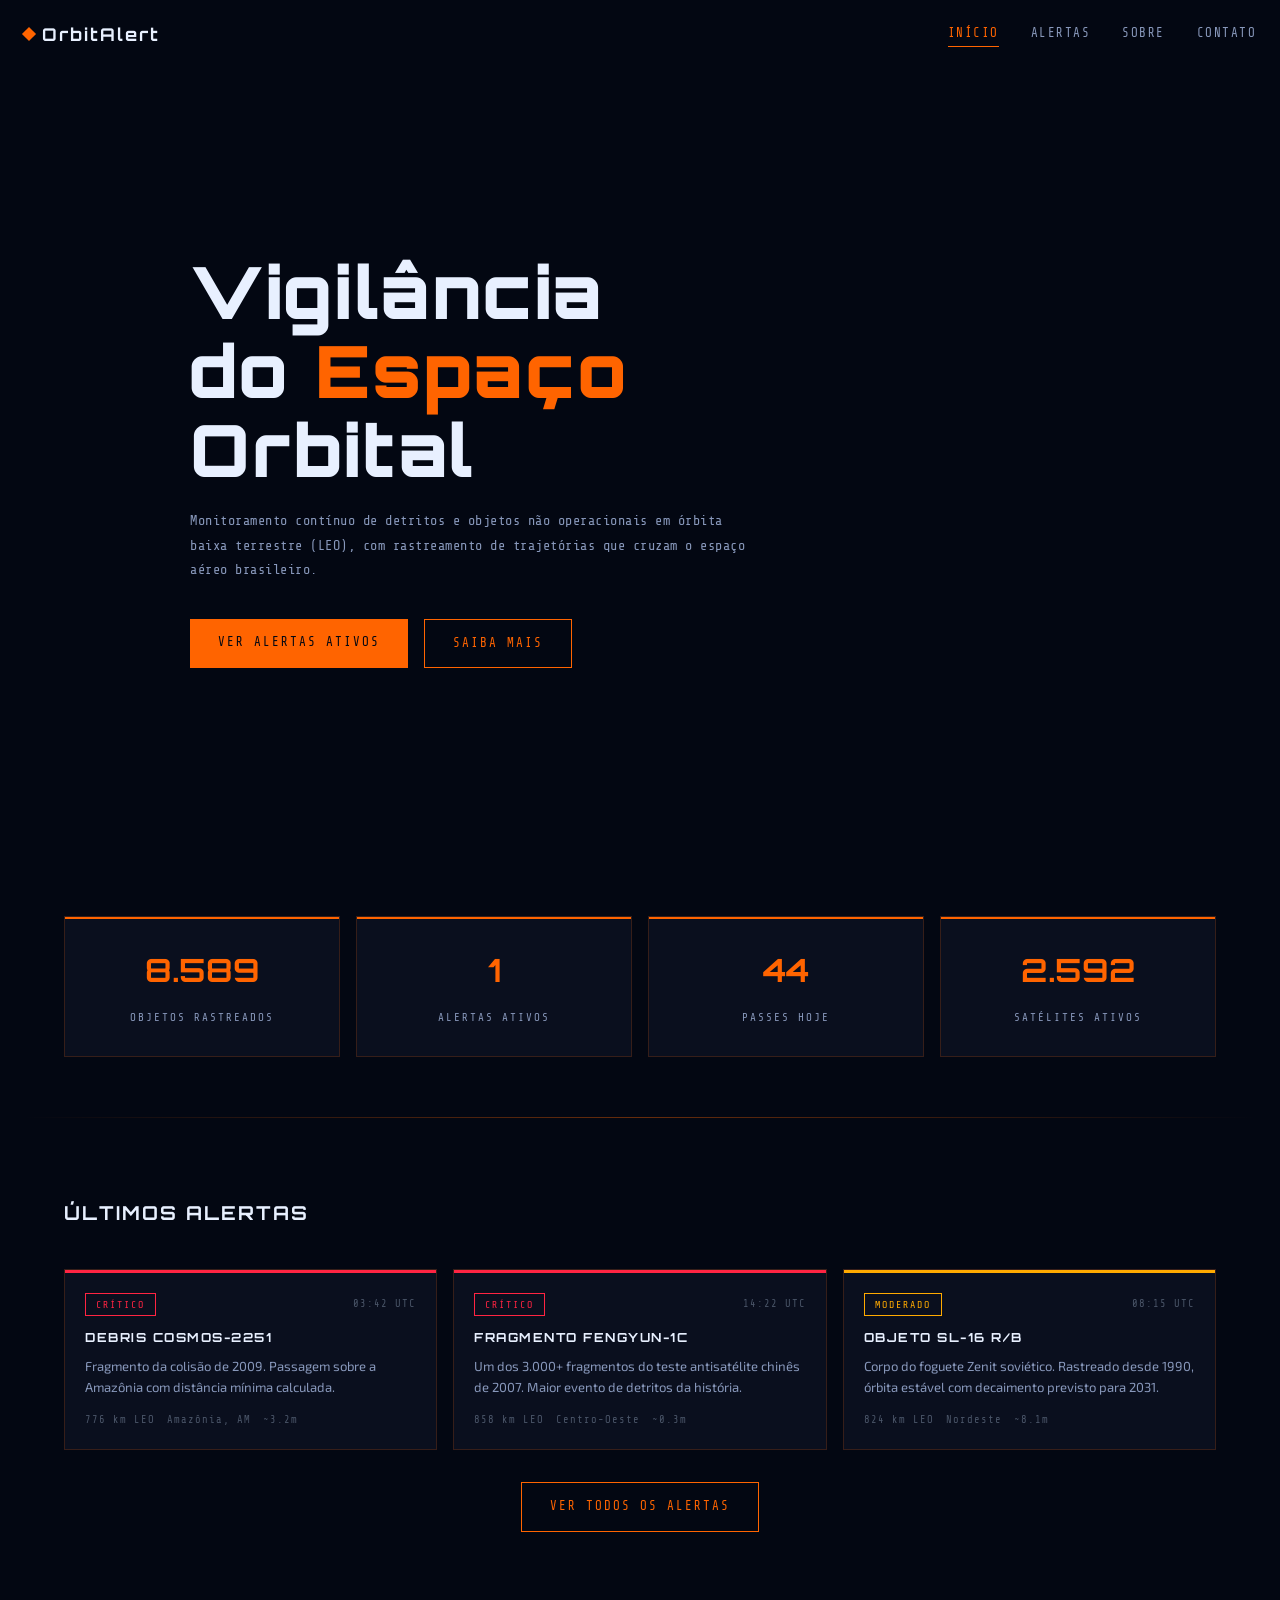
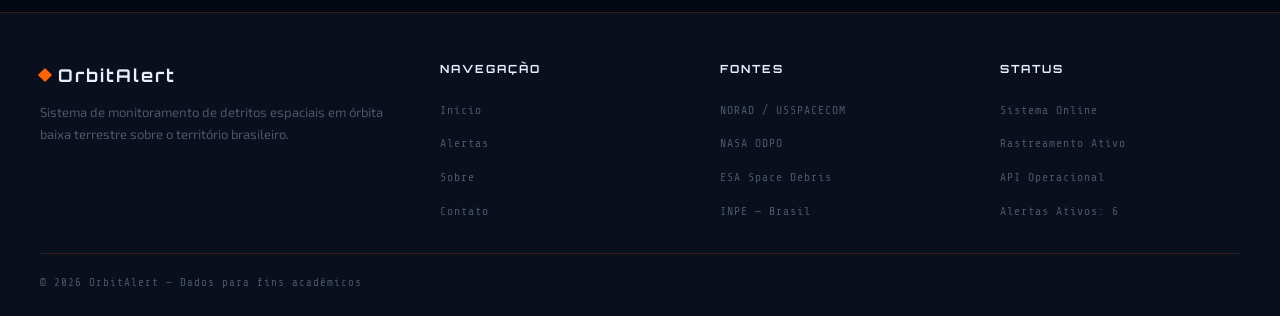
<file: index.html>
<!DOCTYPE html>
<html lang="pt-BR">
<head>
  <meta charset="UTF-8">
  <meta name="viewport" content="width=device-width, initial-scale=1.0">
  <meta name="description" content="OrbitAlert — Monitoramento de Detritos Espaciais sobre o Brasil">
  <title>OrbitAlert — Início</title>
  <link rel="stylesheet" href="css/style.css">
</head>
<body>

  <!-- Barra de progresso de scroll no topo -->
  <div id="scroll-bar"></div>

  <!-- Cabeçalho fixo -->
  <header>
    <a href="index.html" class="logo">OrbitAlert</a>
    <nav>
      <a href="index.html" class="active">Início</a>
      <a href="alertas.html">Alertas</a>
      <a href="sobre.html">Sobre</a>
      <a href="contato.html">Contato</a>
    </nav>
    <button class="hamburger" aria-label="Menu" aria-expanded="false">
      <span></span>
      <span></span>
      <span></span>
    </button>
  </header>

  <!-- Menu mobile -->
  <nav class="mobile-menu" aria-label="Menu mobile">
    <a href="index.html" class="active">Início</a>
    <a href="alertas.html">Alertas</a>
    <a href="sobre.html">Sobre</a>
    <a href="contato.html">Contato</a>
  </nav>

  <main>

    <!-- HERO -->
    <section class="hero">
      <div class="hero-inner">

        <!-- Título principal -->
        <h1>Vigilância<br>do <span>Espaço</span><br>Orbital</h1>

        <!-- Subtítulo descritivo -->
        <p class="hero-sub">
          Monitoramento contínuo de detritos e objetos não operacionais em
          órbita baixa terrestre (LEO), com rastreamento de trajetórias que
          cruzam o espaço aéreo brasileiro.
        </p>

        <!-- Botões de ação -->
        <div class="hero-btns">
          <a href="alertas.html" class="btn-primary">Ver Alertas Ativos</a>
          <a href="sobre.html"   class="btn-secondary">Saiba Mais</a>
        </div>

      </div>
    </section>

    <!--ESTATÍSTICAS-->
    <section class="stats">
      <div class="stats-grid">

        <!-- Card 1 — objetos rastreados -->
        <div class="stat-card fade-in">
          <span class="stat-num" data-target="27835">0</span>
          <span class="stat-label">Objetos Rastreados</span>
        </div>

        <!-- Card 2 — alertas ativos -->
        <div class="stat-card fade-in">
          <span class="stat-num" data-target="6">0</span>
          <span class="stat-label">Alertas Ativos</span>
        </div>

        <!-- Card 3 — passes hoje -->
        <div class="stat-card fade-in">
          <span class="stat-num" data-target="143">0</span>
          <span class="stat-label">Passes Hoje</span>
        </div>

        <!-- Card 4 — satélites monitorados -->
        <div class="stat-card fade-in">
          <span class="stat-num" data-target="8402">0</span>
          <span class="stat-label">Satélites Ativos</span>
        </div>

      </div>
    </section>

    <div class="divider"></div>

    <!-- ÚLTIMOS ALERTAS -->
    <div class="section">

      <div class="section-head">
        <h2>Últimos Alertas</h2>
      </div>

      <!-- Grid de 3 cards de alerta — os mais recentes -->
      <div class="alerts-grid">

        <!-- Alerta crítico -->
        <div class="alert-card fade-in"
             data-id="cosmos"
             data-level="critical"
             data-region="norte"
             role="button" tabindex="0"
             aria-label="Ver detalhes do alerta Cosmos-2251">
          <div class="alert-bar critical"></div>
          <div class="alert-body">
            <div class="alert-top">
              <span class="level-badge critical">Crítico</span>
              <span class="alert-time">03:42 UTC</span>
            </div>
            <h3>DEBRIS COSMOS-2251</h3>
            <p>Fragmento da colisão de 2009. Passagem sobre a Amazônia com distância mínima calculada.</p>
            <div class="alert-meta">
              <span class="meta-item">776 km LEO</span>
              <span class="meta-item">Amazônia, AM</span>
              <span class="meta-item">~3.2m</span>
            </div>
          </div>
        </div>

        <!-- Alerta moderado -->
        <div class="alert-card fade-in"
             data-id="fengyun"
             data-level="critical"
             data-region="centro-oeste"
             role="button" tabindex="0"
             aria-label="Ver detalhes do alerta FengYun-1C">
          <div class="alert-bar critical"></div>
          <div class="alert-body">
            <div class="alert-top">
              <span class="level-badge critical">Crítico</span>
              <span class="alert-time">14:22 UTC</span>
            </div>
            <h3>FRAGMENTO FENGYUN-1C</h3>
            <p>Um dos 3.000+ fragmentos do teste antisatélite chinês de 2007. Maior evento de detritos da história.</p>
            <div class="alert-meta">
              <span class="meta-item">858 km LEO</span>
              <span class="meta-item">Centro-Oeste</span>
              <span class="meta-item">~0.3m</span>
            </div>
          </div>
        </div>

        <!-- Alerta baixo -->
        <div class="alert-card fade-in"
             data-id="sl16"
             data-level="moderate"
             data-region="nordeste"
             role="button" tabindex="0"
             aria-label="Ver detalhes do alerta SL-16">
          <div class="alert-bar moderate"></div>
          <div class="alert-body">
            <div class="alert-top">
              <span class="level-badge moderate">Moderado</span>
              <span class="alert-time">08:15 UTC</span>
            </div>
            <h3>OBJETO SL-16 R/B</h3>
            <p>Corpo do foguete Zenit soviético. Rastreado desde 1990, órbita estável com decaimento previsto para 2031.</p>
            <div class="alert-meta">
              <span class="meta-item">824 km LEO</span>
              <span class="meta-item">Nordeste</span>
              <span class="meta-item">~8.1m</span>
            </div>
          </div>
        </div>

      </div>

      <!-- Link para ver todos os alertas -->
      <div style="text-align:center; margin-top:32px;">
        <a href="alertas.html" class="btn-secondary">Ver Todos os Alertas</a>
      </div>

    </div>

  </main>

  <!-- FOOTER -->
  <footer>
    <div class="footer-grid">
      <div>
        <div class="logo" style="margin-bottom:12px;">OrbitAlert</div>
        <p class="footer-desc">Sistema de monitoramento de detritos espaciais em órbita baixa terrestre sobre o território brasileiro.</p>
      </div>
      <div>
        <p class="footer-title">Navegação</p>
        <ul class="footer-links">
          <li><a href="index.html">Início</a></li>
          <li><a href="alertas.html">Alertas</a></li>
          <li><a href="sobre.html">Sobre</a></li>
          <li><a href="contato.html">Contato</a></li>
        </ul>
      </div>
      <div>
        <p class="footer-title">Fontes</p>
        <ul class="footer-links">
          <li><a href="#">NORAD / USSPACECOM</a></li>
          <li><a href="#">NASA ODPO</a></li>
          <li><a href="#">ESA Space Debris</a></li>
          <li><a href="#">INPE — Brasil</a></li>
        </ul>
      </div>
      <div>
        <p class="footer-title">Status</p>
        <ul class="footer-links">
          <li><a href="#">Sistema Online</a></li>
          <li><a href="#">Rastreamento Ativo</a></li>
          <li><a href="#">API Operacional</a></li>
          <li><a href="#">Alertas Ativos: 6</a></li>
        </ul>
      </div>
    </div>
    <div class="footer-line"></div>
    <div class="footer-bottom">
      <span class="footer-copy">© 2026 OrbitAlert — Dados para fins acadêmicos</span>
    </div>
  </footer>

  <!-- Modal de detalhes do alerta -->
  <div class="modal-overlay" id="modal" role="dialog" aria-modal="true" aria-labelledby="m-title">
    <div class="modal-box">
      <div class="modal-head">
        <div>
          <span class="level-badge" id="m-level">—</span>
          <h2 id="m-title" style="margin-top:8px;">—</h2>
        </div>
        <button class="modal-close" aria-label="Fechar">✕</button>
      </div>
      <div class="modal-body">
        <div class="modal-grid">
          <div class="modal-item">
            <div class="modal-label">Órbita</div>
            <div class="modal-value" id="m-orbit">—</div>
          </div>
          <div class="modal-item">
            <div class="modal-label">Velocidade</div>
            <div class="modal-value" id="m-vel">—</div>
          </div>
          <div class="modal-item">
            <div class="modal-label">Tamanho Estimado</div>
            <div class="modal-value" id="m-size">—</div>
          </div>
          <div class="modal-item">
            <div class="modal-label">Prob. Colisão</div>
            <div class="modal-value" id="m-prob">—</div>
          </div>
          <div class="modal-item">
            <div class="modal-label">Região</div>
            <div class="modal-value" id="m-region">—</div>
          </div>
          <div class="modal-item">
            <div class="modal-label">Horário UTC</div>
            <div class="modal-value" id="m-time">—</div>
          </div>
        </div>
        <div class="modal-divider"></div>
        <p class="modal-sub">Análise Técnica</p>
        <p class="modal-desc" id="m-desc">—</p>
      </div>
    </div>
  </div>

  <script src="js/main.js"></script>
</body>
</html>
</file>
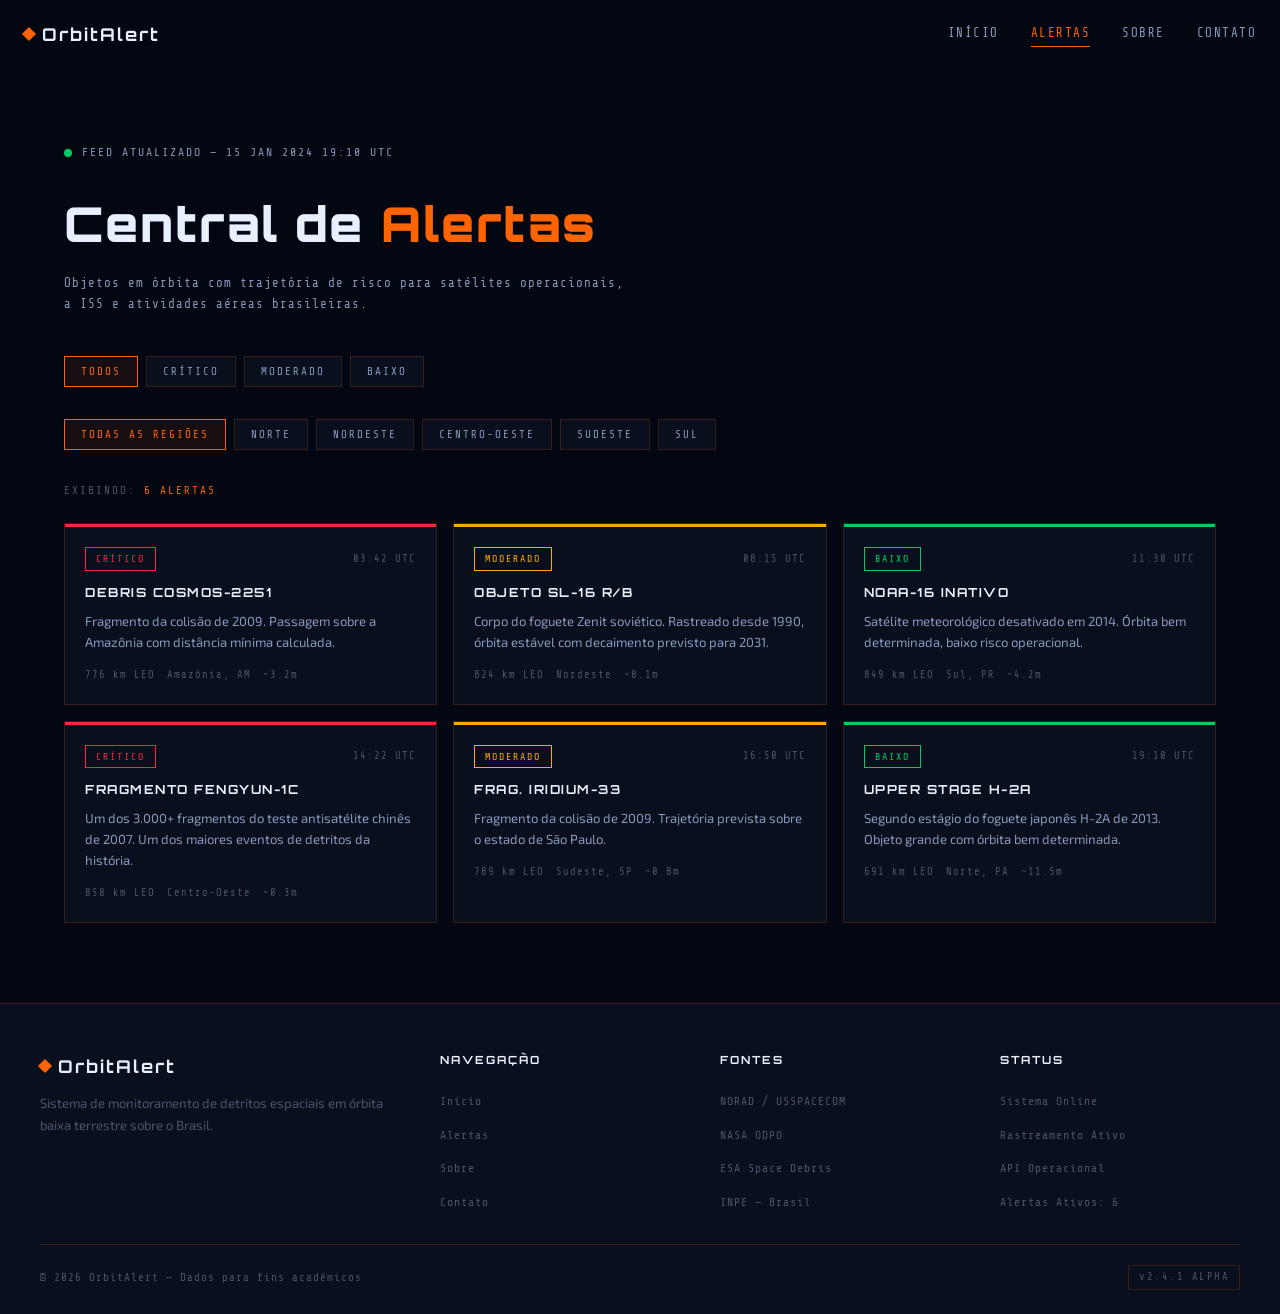
<file: alertas.html>
<!DOCTYPE html>
<html lang="pt-BR">
<head>
  <meta charset="UTF-8">
  <meta name="viewport" content="width=device-width, initial-scale=1.0">
  <meta name="description" content="OrbitAlert — Central de Alertas de Detritos Espaciais">
  <title>Alertas — OrbitAlert</title>
  <link rel="stylesheet" href="css/style.css">
</head>
<body>

  <div id="scroll-bar"></div>

  <header>
    <a href="index.html" class="logo">OrbitAlert</a>
    <nav>
      <a href="index.html">Início</a>
      <a href="alertas.html" class="active">Alertas</a>
      <a href="sobre.html">Sobre</a>
      <a href="contato.html">Contato</a>
    </nav>
    <button class="hamburger" aria-label="Menu" aria-expanded="false">
      <span></span><span></span><span></span>
    </button>
  </header>

  <nav class="mobile-menu" aria-label="Menu mobile">
    <a href="index.html">Início</a>
    <a href="alertas.html" class="active">Alertas</a>
    <a href="sobre.html">Sobre</a>
    <a href="contato.html">Contato</a>
  </nav>

  <main>

    <!-- Hero da página -->
    <div style="padding: 80px 24px 40px; max-width:1200px; margin:0 auto;">
      <div class="status-line">
        <span class="status-dot"></span>
        Feed atualizado — 15 Jan 2024 19:10 UTC
      </div>
      <h1 style="font-family:var(--font-d);font-size:clamp(1.8rem,4vw,3rem);font-weight:900;
                 letter-spacing:2px;color:var(--txt);margin-bottom:10px;">
        Central de <span style="color:var(--accent)">Alertas</span>
      </h1>
      <p style="font-family:var(--font-m);font-size:0.78rem;color:var(--txt2);
                letter-spacing:1px;max-width:560px;line-height:1.7;">
        Objetos em órbita com trajetória de risco para satélites operacionais,
        a ISS e atividades aéreas brasileiras.
      </p>
    </div>

    <!-- Filtros -->
    <div class="section" style="padding-top:0;">

      <!-- Filtro por nível -->
      <div class="filters">
        <button class="filter-btn active" data-level="all">Todos</button>
        <button class="filter-btn" data-level="critical">Crítico</button>
        <button class="filter-btn" data-level="moderate">Moderado</button>
        <button class="filter-btn" data-level="low">Baixo</button>
      </div>

      <!-- Filtro por região -->
      <div class="filters">
        <button class="filter-btn active" data-region="all">Todas as Regiões</button>
        <button class="filter-btn" data-region="norte">Norte</button>
        <button class="filter-btn" data-region="nordeste">Nordeste</button>
        <button class="filter-btn" data-region="centro-oeste">Centro-Oeste</button>
        <button class="filter-btn" data-region="sudeste">Sudeste</button>
        <button class="filter-btn" data-region="sul">Sul</button>
      </div>

      <!-- Contador de alertas visíveis -->
      <p class="alerts-count">
        Exibindo: <span id="alert-count">6 alertas</span>
      </p>

      <!-- Grid de 6 alertas -->
      <div class="alerts-grid">

        <!-- Alerta 1 — Cosmos / Crítico / Norte -->
        <div class="alert-card fade-in"
             data-id="cosmos" data-level="critical" data-region="norte"
             role="button" tabindex="0" aria-label="Ver detalhes do alerta Cosmos-2251">
          <div class="alert-bar critical"></div>
          <div class="alert-body">
            <div class="alert-top">
              <span class="level-badge critical">Crítico</span>
              <span class="alert-time">03:42 UTC</span>
            </div>
            <h3>DEBRIS COSMOS-2251</h3>
            <p>Fragmento da colisão de 2009. Passagem sobre a Amazônia com distância mínima calculada.</p>
            <div class="alert-meta">
              <span class="meta-item">776 km LEO</span>
              <span class="meta-item">Amazônia, AM</span>
              <span class="meta-item">~3.2m</span>
            </div>
          </div>
        </div>

        <!-- Alerta 2 — SL-16 / Moderado / Nordeste -->
        <div class="alert-card fade-in"
             data-id="sl16" data-level="moderate" data-region="nordeste"
             role="button" tabindex="0" aria-label="Ver detalhes do alerta SL-16">
          <div class="alert-bar moderate"></div>
          <div class="alert-body">
            <div class="alert-top">
              <span class="level-badge moderate">Moderado</span>
              <span class="alert-time">08:15 UTC</span>
            </div>
            <h3>OBJETO SL-16 R/B</h3>
            <p>Corpo do foguete Zenit soviético. Rastreado desde 1990, órbita estável com decaimento previsto para 2031.</p>
            <div class="alert-meta">
              <span class="meta-item">824 km LEO</span>
              <span class="meta-item">Nordeste</span>
              <span class="meta-item">~8.1m</span>
            </div>
          </div>
        </div>

        <!-- Alerta 3 — NOAA / Baixo / Sul -->
        <div class="alert-card fade-in"
             data-id="noaa" data-level="low" data-region="sul"
             role="button" tabindex="0" aria-label="Ver detalhes do alerta NOAA-16">
          <div class="alert-bar low"></div>
          <div class="alert-body">
            <div class="alert-top">
              <span class="level-badge low">Baixo</span>
              <span class="alert-time">11:30 UTC</span>
            </div>
            <h3>NOAA-16 INATIVO</h3>
            <p>Satélite meteorológico desativado em 2014. Órbita bem determinada, baixo risco operacional.</p>
            <div class="alert-meta">
              <span class="meta-item">849 km LEO</span>
              <span class="meta-item">Sul, PR</span>
              <span class="meta-item">~4.2m</span>
            </div>
          </div>
        </div>

        <!-- Alerta 4 — FengYun / Crítico / Centro-Oeste -->
        <div class="alert-card fade-in"
             data-id="fengyun" data-level="critical" data-region="centro-oeste"
             role="button" tabindex="0" aria-label="Ver detalhes do alerta FengYun-1C">
          <div class="alert-bar critical"></div>
          <div class="alert-body">
            <div class="alert-top">
              <span class="level-badge critical">Crítico</span>
              <span class="alert-time">14:22 UTC</span>
            </div>
            <h3>FRAGMENTO FENGYUN-1C</h3>
            <p>Um dos 3.000+ fragmentos do teste antisatélite chinês de 2007. Um dos maiores eventos de detritos da história.</p>
            <div class="alert-meta">
              <span class="meta-item">858 km LEO</span>
              <span class="meta-item">Centro-Oeste</span>
              <span class="meta-item">~0.3m</span>
            </div>
          </div>
        </div>

        <!-- Alerta 5 — Iridium / Moderado / Sudeste -->
        <div class="alert-card fade-in"
             data-id="iridium" data-level="moderate" data-region="sudeste"
             role="button" tabindex="0" aria-label="Ver detalhes do alerta Iridium-33">
          <div class="alert-bar moderate"></div>
          <div class="alert-body">
            <div class="alert-top">
              <span class="level-badge moderate">Moderado</span>
              <span class="alert-time">16:50 UTC</span>
            </div>
            <h3>FRAG. IRIDIUM-33</h3>
            <p>Fragmento da colisão de 2009. Trajetória prevista sobre o estado de São Paulo.</p>
            <div class="alert-meta">
              <span class="meta-item">789 km LEO</span>
              <span class="meta-item">Sudeste, SP</span>
              <span class="meta-item">~0.8m</span>
            </div>
          </div>
        </div>

        <!-- Alerta 6 — H-2A / Baixo / Norte -->
        <div class="alert-card fade-in"
             data-id="h2a" data-level="low" data-region="norte"
             role="button" tabindex="0" aria-label="Ver detalhes do alerta Upper Stage H-2A">
          <div class="alert-bar low"></div>
          <div class="alert-body">
            <div class="alert-top">
              <span class="level-badge low">Baixo</span>
              <span class="alert-time">19:10 UTC</span>
            </div>
            <h3>UPPER STAGE H-2A</h3>
            <p>Segundo estágio do foguete japonês H-2A de 2013. Objeto grande com órbita bem determinada.</p>
            <div class="alert-meta">
              <span class="meta-item">691 km LEO</span>
              <span class="meta-item">Norte, PA</span>
              <span class="meta-item">~11.5m</span>
            </div>
          </div>
        </div>

      </div><!-- fim alerts-grid -->

      <!-- Mensagem de nenhum resultado -->
      <p class="no-results" id="no-results">Nenhum alerta encontrado para os filtros selecionados.</p>

    </div><!-- fim .section -->

  </main>

  <!-- Footer -->
  <footer>
    <div class="footer-grid">
      <div>
        <div class="logo" style="margin-bottom:12px;">OrbitAlert</div>
        <p class="footer-desc">Sistema de monitoramento de detritos espaciais em órbita baixa terrestre sobre o Brasil.</p>
      </div>
      <div>
        <p class="footer-title">Navegação</p>
        <ul class="footer-links">
          <li><a href="index.html">Início</a></li>
          <li><a href="alertas.html">Alertas</a></li>
          <li><a href="sobre.html">Sobre</a></li>
          <li><a href="contato.html">Contato</a></li>
        </ul>
      </div>
      <div>
        <p class="footer-title">Fontes</p>
        <ul class="footer-links">
          <li><a href="#">NORAD / USSPACECOM</a></li>
          <li><a href="#">NASA ODPO</a></li>
          <li><a href="#">ESA Space Debris</a></li>
          <li><a href="#">INPE — Brasil</a></li>
        </ul>
      </div>
      <div>
        <p class="footer-title">Status</p>
        <ul class="footer-links">
          <li><a href="#">Sistema Online</a></li>
          <li><a href="#">Rastreamento Ativo</a></li>
          <li><a href="#">API Operacional</a></li>
          <li><a href="#">Alertas Ativos: 6</a></li>
        </ul>
      </div>
    </div>
    <div class="footer-line"></div>
    <div class="footer-bottom">
      <span class="footer-copy">© 2026 OrbitAlert — Dados para fins acadêmicos</span>
      <span class="footer-version">v2.4.1 ALPHA</span>
    </div>
  </footer>

  <!-- Modal compartilhado -->
  <div class="modal-overlay" id="modal" role="dialog" aria-modal="true" aria-labelledby="m-title">
    <div class="modal-box">
      <div class="modal-head">
        <div>
          <span class="level-badge" id="m-level">—</span>
          <h2 id="m-title" style="margin-top:8px;">—</h2>
        </div>
        <button class="modal-close" aria-label="Fechar">✕</button>
      </div>
        <div class="modal-divider"></div>
        <p class="modal-sub">Análise Técnica</p>
        <p class="modal-desc" id="m-desc">—</p>
      </div>
    </div>
  </div>

  <script src="js/main.js"></script>
</body>
</html>
</file>
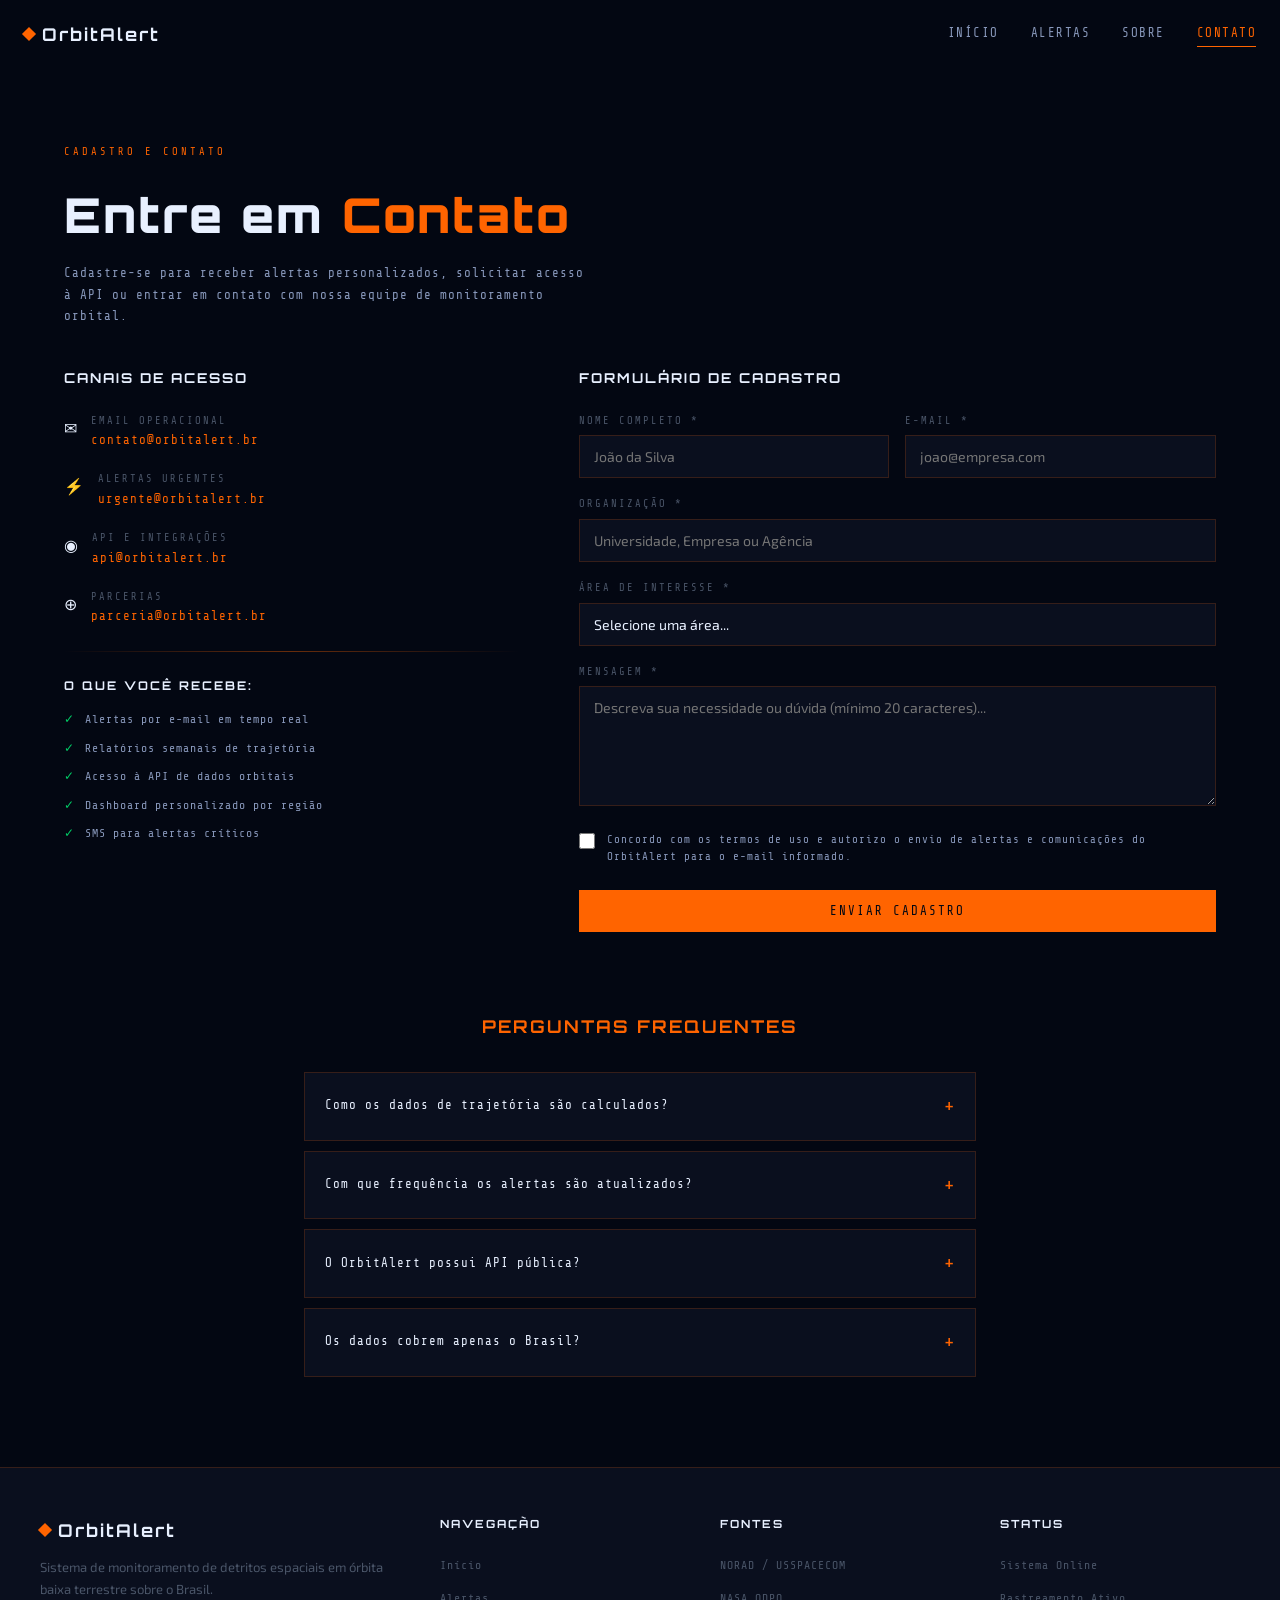
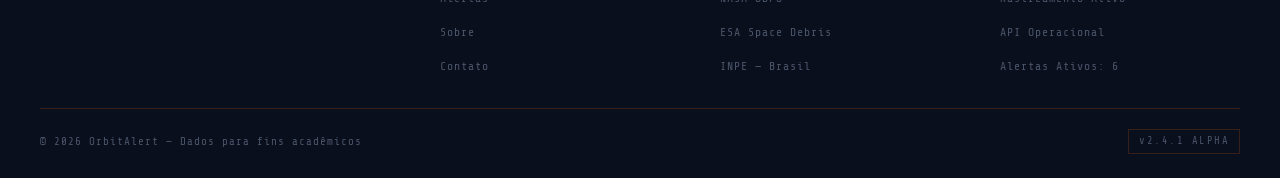
<file: contato.html>
<!DOCTYPE html>
<html lang="pt-BR">
<head>
  <meta charset="UTF-8">
  <meta name="viewport" content="width=device-width, initial-scale=1.0">
  <meta name="description" content="OrbitAlert — Contato e Cadastro">
  <title>Contato — OrbitAlert</title>
  <link rel="stylesheet" href="css/style.css">
</head>
<body>

  <div id="scroll-bar"></div>

  <header>
    <a href="index.html" class="logo">OrbitAlert</a>
    <nav>
      <a href="index.html">Início</a>
      <a href="alertas.html">Alertas</a>
      <a href="sobre.html">Sobre</a>
      <a href="contato.html" class="active">Contato</a>
    </nav>
    <button class="hamburger" aria-label="Menu" aria-expanded="false">
      <span></span><span></span><span></span>
    </button>
  </header>

  <nav class="mobile-menu" aria-label="Menu mobile">
    <a href="index.html">Início</a>
    <a href="alertas.html">Alertas</a>
    <a href="sobre.html">Sobre</a>
    <a href="contato.html" class="active">Contato</a>
  </nav>

  <main>

    <!-- Hero da página -->
    <div style="padding: 80px 24px 40px; max-width:1200px; margin:0 auto;">
      <span style="font-family:var(--font-m);font-size:0.65rem;color:var(--accent);
                   letter-spacing:3px;text-transform:uppercase;display:block;margin-bottom:16px;">
        Cadastro e Contato
      </span>
      <h1 style="font-family:var(--font-d);font-size:clamp(1.8rem,4vw,3rem);font-weight:900;
                 letter-spacing:2px;color:var(--txt);margin-bottom:10px;">
        Entre em <span style="color:var(--accent)">Contato</span>
      </h1>
      <p style="font-family:var(--font-m);font-size:0.78rem;color:var(--txt2);
                letter-spacing:1px;max-width:520px;line-height:1.7;">
        Cadastre-se para receber alertas personalizados, solicitar acesso à API
        ou entrar em contato com nossa equipe de monitoramento orbital.
      </p>
    </div>

    <!-- Grid info + formulário -->
    <div class="section" style="padding-top:0;">
      <div class="contact-grid">

        <!-- Coluna de informações -->
        <div class="contact-info">

          <h3>Canais de Acesso</h3>

          <div class="info-item fade-in">
            <span class="info-icon">✉</span>
            <div>
              <div class="info-label">Email Operacional</div>
              <div class="info-value">contato@orbitalert.br</div>
            </div>
          </div>

          <div class="info-item fade-in">
            <span class="info-icon">⚡</span>
            <div>
              <div class="info-label">Alertas Urgentes</div>
              <div class="info-value">urgente@orbitalert.br</div>
            </div>
          </div>

          <div class="info-item fade-in">
            <span class="info-icon">◉</span>
            <div>
              <div class="info-label">API e Integrações</div>
              <div class="info-value">api@orbitalert.br</div>
            </div>
          </div>

          <div class="info-item fade-in">
            <span class="info-icon">⊕</span>
            <div>
              <div class="info-label">Parcerias</div>
              <div class="info-value">parceria@orbitalert.br</div>
            </div>
          </div>

          <div class="divider" style="margin: 24px 0;"></div>

          <h3 style="font-size:0.75rem; margin-bottom:16px;">O que você recebe:</h3>

          <ul style="list-style:none;display:flex;flex-direction:column;gap:10px;">
            <li style="font-family:var(--font-m);font-size:0.72rem;color:var(--txt2);
                       letter-spacing:1px;display:flex;gap:10px;align-items:center;">
              <span style="color:var(--ok)">✓</span> Alertas por e-mail em tempo real
            </li>
            <li style="font-family:var(--font-m);font-size:0.72rem;color:var(--txt2);
                       letter-spacing:1px;display:flex;gap:10px;align-items:center;">
              <span style="color:var(--ok)">✓</span> Relatórios semanais de trajetória
            </li>
            <li style="font-family:var(--font-m);font-size:0.72rem;color:var(--txt2);
                       letter-spacing:1px;display:flex;gap:10px;align-items:center;">
              <span style="color:var(--ok)">✓</span> Acesso à API de dados orbitais
            </li>
            <li style="font-family:var(--font-m);font-size:0.72rem;color:var(--txt2);
                       letter-spacing:1px;display:flex;gap:10px;align-items:center;">
              <span style="color:var(--ok)">✓</span> Dashboard personalizado por região
            </li>
            <li style="font-family:var(--font-m);font-size:0.72rem;color:var(--txt2);
                       letter-spacing:1px;display:flex;gap:10px;align-items:center;">
              <span style="color:var(--ok)">✓</span> SMS para alertas críticos
            </li>
          </ul>

        </div>

        <!-- Coluna do formulário -->
        <div class="fade-in">

          <h3 style="font-family:var(--font-d);font-size:0.85rem;font-weight:700;
                     color:var(--txt);letter-spacing:2px;text-transform:uppercase;
                     margin-bottom:24px;">
            Formulário de Cadastro
          </h3>

          <form id="contact-form" novalidate>

            <!-- Nome e email lado a lado -->
            <div class="form-row">

              <div class="form-group">
                <label for="name">Nome Completo *</label>
                <input type="text" id="name" name="name"
                       placeholder="João da Silva"
                       autocomplete="name" required>
                <span class="field-error" id="name-err"></span>
              </div>

              <div class="form-group">
                <label for="email">E-mail *</label>
                <input type="email" id="email" name="email"
                       placeholder="joao@empresa.com"
                       autocomplete="email" required>
                <span class="field-error" id="email-err"></span>
              </div>

            </div>

            <!-- Organização -->
            <div class="form-group">
              <label for="org">Organização *</label>
              <input type="text" id="org" name="org"
                     placeholder="Universidade, Empresa ou Agência" required>
              <span class="field-error" id="org-err"></span>
            </div>

            <!-- Área de interesse -->
            <div class="form-group">
              <label for="interest">Área de Interesse *</label>
              <select id="interest" name="interest" required>
                <option value="">Selecione uma área...</option>
                <option value="pesquisa">Pesquisa Científica</option>
                <option value="operacional">Uso Operacional / API</option>
                <option value="educacao">Educação e Divulgação</option>
                <option value="governo">Governo e Defesa</option>
                <option value="industria">Indústria Espacial</option>
                <option value="outro">Outro</option>
              </select>
              <span class="field-error" id="interest-err"></span>
            </div>

            <!-- Mensagem -->
            <div class="form-group">
              <label for="message">Mensagem *</label>
              <textarea id="message" name="message"
                        placeholder="Descreva sua necessidade ou dúvida (mínimo 20 caracteres)..."
                        required></textarea>
              <span class="field-error" id="message-err"></span>
            </div>

            <!-- Checkbox de termos -->
            <div class="check-group">
              <input type="checkbox" id="terms" name="terms">
              <label for="terms">
                Concordo com os termos de uso e autorizo o envio de alertas e
                comunicações do OrbitAlert para o e-mail informado.
              </label>
            </div>

            <!-- Botão de envio -->
            <button type="submit" class="btn-primary" style="width:100%;text-align:center;">
              Enviar Cadastro
            </button>

          </form>

          <!-- Mensagem de sucesso -->
          <div class="form-success" id="form-success">
            <span class="ok-icon">✓</span>
            <p><strong>Cadastro recebido com sucesso!</strong></p>
            <p style="margin-top:6px;">Nossa equipe entrará em contato em até 48 horas.</p>
          </div>

        </div>

      </div><!-- fim contact-grid -->
    </div><!-- fim .section -->

    <!-- FAQ com acordeão nativo -->
    <div class="faq-section">

      <h2>Perguntas Frequentes</h2>

      <details>
        <summary>Como os dados de trajetória são calculados?</summary>
        <div>
          <p>As trajetórias são calculadas usando elementos orbitais TLE (Two-Line Element Set) fornecidos pelo NORAD e USSPACECOM. O modelo de propagação SGP4 é aplicado para prever a posição dos objetos com horizonte de até 7 dias.</p>
        </div>
      </details>

      <details>
        <summary>Com que frequência os alertas são atualizados?</summary>
        <div>
          <p>Os dados são atualizados a cada 4 horas. Para objetos com probabilidade de colisão acima de 0.001%, a frequência sobe para atualizações a cada hora.</p>
        </div>
      </details>

      <details>
        <summary>O OrbitAlert possui API pública?</summary>
        <div>
          <p>Sim, uma API RESTful está disponível para pesquisadores e instituições cadastradas. O acesso requer registro e aprovação da equipe técnica. Entre em contato via api@orbitalert.br.</p>
        </div>
      </details>

      <details>
        <summary>Os dados cobrem apenas o Brasil?</summary>
        <div>
          <p>O foco principal são objetos com passes sobre o território brasileiro e sua zona econômica exclusiva. Porém, o banco de dados global do USSPACECOM é utilizado como fonte, portanto objetos em órbita global também são catalogados.</p>
        </div>
      </details>

    </div>

  </main>

  <!-- Footer -->
  <footer>
    <div class="footer-grid">
      <div>
        <div class="logo" style="margin-bottom:12px;">OrbitAlert</div>
        <p class="footer-desc">Sistema de monitoramento de detritos espaciais em órbita baixa terrestre sobre o Brasil.</p>
      </div>
      <div>
        <p class="footer-title">Navegação</p>
        <ul class="footer-links">
          <li><a href="index.html">Início</a></li>
          <li><a href="alertas.html">Alertas</a></li>
          <li><a href="sobre.html">Sobre</a></li>
          <li><a href="contato.html">Contato</a></li>
        </ul>
      </div>
      <div>
        <p class="footer-title">Fontes</p>
        <ul class="footer-links">
          <li><a href="#">NORAD / USSPACECOM</a></li>
          <li><a href="#">NASA ODPO</a></li>
          <li><a href="#">ESA Space Debris</a></li>
          <li><a href="#">INPE — Brasil</a></li>
        </ul>
      </div>
      <div>
        <p class="footer-title">Status</p>
        <ul class="footer-links">
          <li><a href="#">Sistema Online</a></li>
          <li><a href="#">Rastreamento Ativo</a></li>
          <li><a href="#">API Operacional</a></li>
          <li><a href="#">Alertas Ativos: 6</a></li>
        </ul>
      </div>
    </div>
    <div class="footer-line"></div>
    <div class="footer-bottom">
      <span class="footer-copy">© 2026 OrbitAlert — Dados para fins acadêmicos</span>
      <span class="footer-version">v2.4.1 ALPHA</span>
    </div>
  </footer>

  <script src="js/main.js"></script>
</body>
</html>
</file>
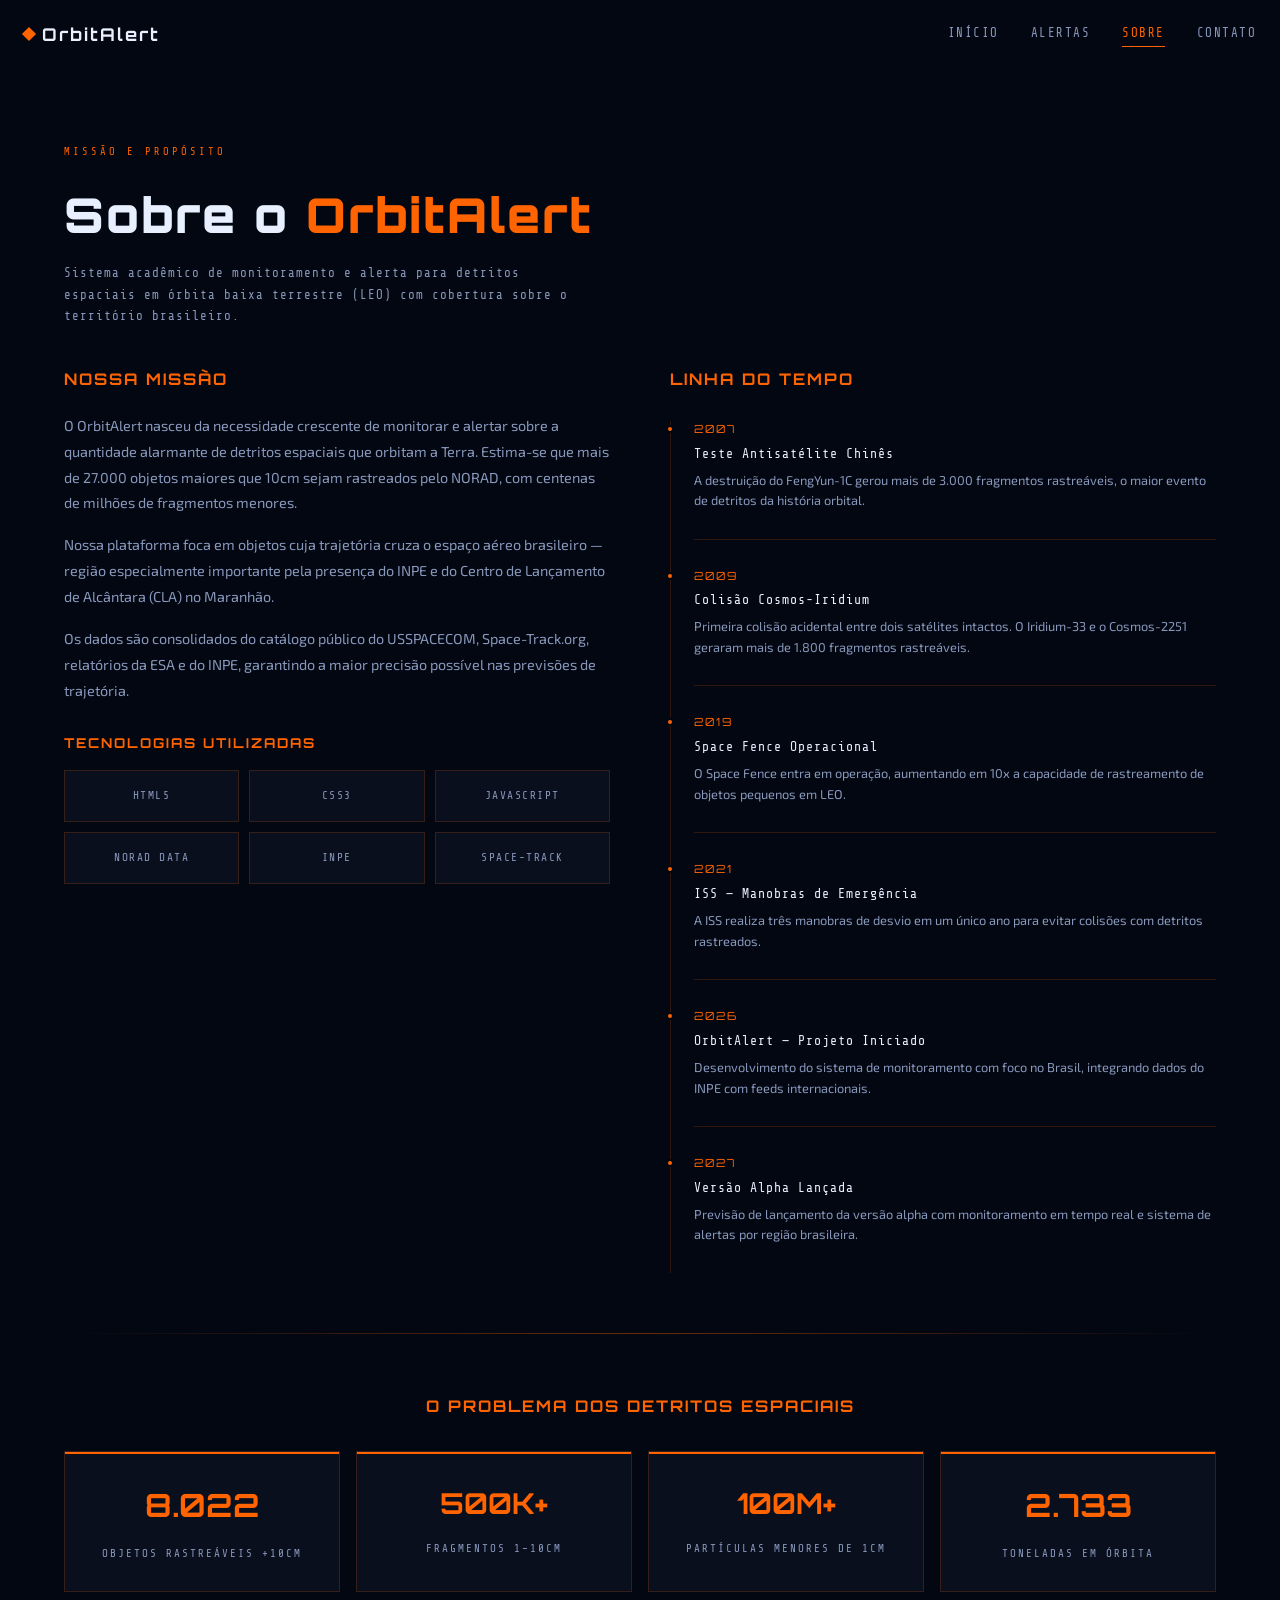
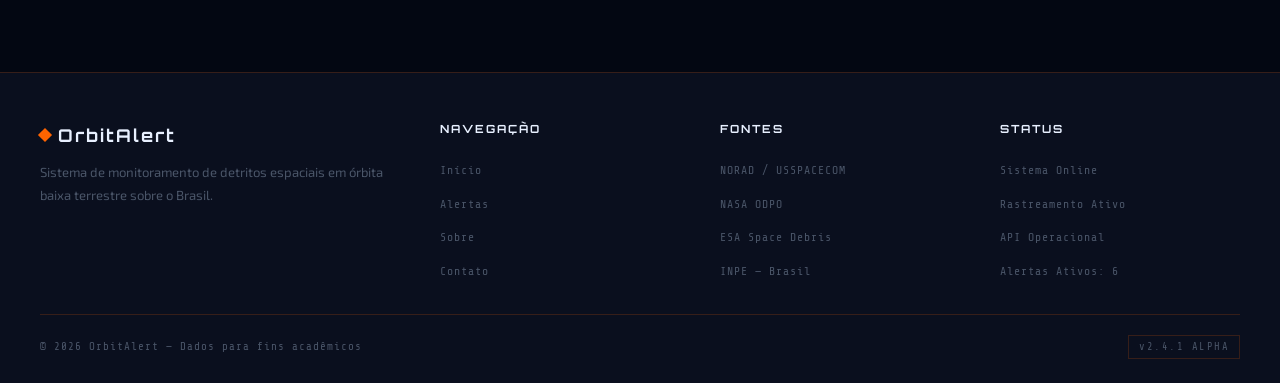
<file: sobre.html>
<!DOCTYPE html>
<html lang="pt-BR">
<head>
  <meta charset="UTF-8">
  <meta name="viewport" content="width=device-width, initial-scale=1.0">
  <meta name="description" content="OrbitAlert — Sobre o projeto e a equipe">
  <title>Sobre — OrbitAlert</title>
  <link rel="stylesheet" href="css/style.css">
</head>
<body>

  <div id="scroll-bar"></div>

  <header>
    <a href="index.html" class="logo">OrbitAlert</a>
    <nav>
      <a href="index.html">Início</a>
      <a href="alertas.html">Alertas</a>
      <a href="sobre.html" class="active">Sobre</a>
      <a href="contato.html">Contato</a>
    </nav>
    <button class="hamburger" aria-label="Menu" aria-expanded="false">
      <span></span><span></span><span></span>
    </button>
  </header>

  <nav class="mobile-menu" aria-label="Menu mobile">
    <a href="index.html">Início</a>
    <a href="alertas.html">Alertas</a>
    <a href="sobre.html" class="active">Sobre</a>
    <a href="contato.html">Contato</a>
  </nav>

  <main>

    <!-- Hero da página -->
    <div style="padding: 80px 24px 40px; max-width:1200px; margin:0 auto;">
      <span style="font-family:var(--font-m);font-size:0.65rem;color:var(--accent);
                   letter-spacing:3px;text-transform:uppercase;display:block;margin-bottom:16px;">
        Missão e Propósito
      </span>
      <h1 style="font-family:var(--font-d);font-size:clamp(1.8rem,4vw,3rem);font-weight:900;
                 letter-spacing:2px;color:var(--txt);margin-bottom:10px;">
        Sobre o <span style="color:var(--accent)">OrbitAlert</span>
      </h1>
      <p style="font-family:var(--font-m);font-size:0.78rem;color:var(--txt2);
                letter-spacing:1px;max-width:520px;line-height:1.7;">
        Sistema acadêmico de monitoramento e alerta para detritos espaciais em órbita
        baixa terrestre (LEO) com cobertura sobre o território brasileiro.
      </p>
    </div>

    <!-- Conteúdo principal: texto + timeline -->
    <div class="section" style="padding-top:0;">
      <div class="about-grid">

        <!-- Coluna esquerda: missão + tecnologias -->
        <div class="about-text">

          <h2 style="font-family:var(--font-d);font-size:1rem;font-weight:700;
                     color:var(--accent);letter-spacing:2px;text-transform:uppercase;
                     margin-bottom:20px;">
            Nossa Missão
          </h2>

          <p>
            O OrbitAlert nasceu da necessidade crescente de monitorar e alertar sobre
            a quantidade alarmante de detritos espaciais que orbitam a Terra. Estima-se
            que mais de 27.000 objetos maiores que 10cm sejam rastreados pelo NORAD,
            com centenas de milhões de fragmentos menores.
          </p>

          <p>
            Nossa plataforma foca em objetos cuja trajetória cruza o espaço aéreo
            brasileiro — região especialmente importante pela presença do INPE e
            do Centro de Lançamento de Alcântara (CLA) no Maranhão.
          </p>

          <p>
            Os dados são consolidados do catálogo público do USSPACECOM,
            Space-Track.org, relatórios da ESA e do INPE, garantindo
            a maior precisão possível nas previsões de trajetória.
          </p>

          <h3>Tecnologias Utilizadas</h3>

          <div class="tech-grid">
            <div class="tech-card fade-in">HTML5</div>
            <div class="tech-card fade-in">CSS3</div>
            <div class="tech-card fade-in">JavaScript</div>
            <div class="tech-card fade-in">NORAD Data</div>
            <div class="tech-card fade-in">INPE</div>
            <div class="tech-card fade-in">Space-Track</div>
          </div>

        </div>

        <!-- Coluna direita: timeline -->
        <div>
          <h2 style="font-family:var(--font-d);font-size:1rem;font-weight:700;
                     color:var(--accent);letter-spacing:2px;text-transform:uppercase;
                     margin-bottom:28px;">
            Linha do Tempo
          </h2>

          <div class="timeline">

            <div class="tl-item fade-in">
              <div class="tl-year">2007</div>
              <div class="tl-title">Teste Antisatélite Chinês</div>
              <div class="tl-desc">A destruição do FengYun-1C gerou mais de 3.000 fragmentos rastreáveis, o maior evento de detritos da história orbital.</div>
            </div>

            <div class="tl-item fade-in">
              <div class="tl-year">2009</div>
              <div class="tl-title">Colisão Cosmos-Iridium</div>
              <div class="tl-desc">Primeira colisão acidental entre dois satélites intactos. O Iridium-33 e o Cosmos-2251 geraram mais de 1.800 fragmentos rastreáveis.</div>
            </div>

            <div class="tl-item fade-in">
              <div class="tl-year">2019</div>
              <div class="tl-title">Space Fence Operacional</div>
              <div class="tl-desc">O Space Fence entra em operação, aumentando em 10x a capacidade de rastreamento de objetos pequenos em LEO.</div>
            </div>

            <div class="tl-item fade-in">
              <div class="tl-year">2021</div>
              <div class="tl-title">ISS — Manobras de Emergência</div>
              <div class="tl-desc">A ISS realiza três manobras de desvio em um único ano para evitar colisões com detritos rastreados.</div>
            </div>

            <div class="tl-item fade-in">
              <div class="tl-year">2026</div>
              <div class="tl-title">OrbitAlert — Projeto Iniciado</div>
              <div class="tl-desc">Desenvolvimento do sistema de monitoramento com foco no Brasil, integrando dados do INPE com feeds internacionais.</div>
            </div>

            <div class="tl-item fade-in">
              <div class="tl-year">2027</div>
              <div class="tl-title">Versão Alpha Lançada</div>
              <div class="tl-desc">Previsão de lançamento da versão alpha com monitoramento em tempo real e sistema de alertas por região brasileira.</div>
            </div>

          </div>
        </div>

      </div><!-- fim about-grid -->

      <div class="divider" style="margin: 60px 0;"></div>

      <!-- Grid de estatísticas do problema -->
      <h2 style="font-family:var(--font-d);font-size:1rem;font-weight:700;
                 color:var(--accent);letter-spacing:2px;text-transform:uppercase;
                 margin-bottom:32px;text-align:center;">
        O Problema dos Detritos Espaciais
      </h2>

      <div class="stats-grid">
        <div class="stat-card fade-in">
          <span class="stat-num" data-target="27000">0</span>
          <span class="stat-label">Objetos Rastreáveis +10cm</span>
        </div>
        <div class="stat-card fade-in">
          <span class="stat-num" style="font-size:1.8rem;">500K+</span>
          <span class="stat-label">Fragmentos 1–10cm</span>
        </div>
        <div class="stat-card fade-in">
          <span class="stat-num" style="font-size:1.8rem;">100M+</span>
          <span class="stat-label">Partículas menores de 1cm</span>
        </div>
        <div class="stat-card fade-in">
          <span class="stat-num" data-target="9200">0</span>
          <span class="stat-label">Toneladas em Órbita</span>
        </div>
      </div>

    </div>

  </main>

  <!-- Footer -->
  <footer>
    <div class="footer-grid">
      <div>
        <div class="logo" style="margin-bottom:12px;">OrbitAlert</div>
        <p class="footer-desc">Sistema de monitoramento de detritos espaciais em órbita baixa terrestre sobre o Brasil.</p>
      </div>
      <div>
        <p class="footer-title">Navegação</p>
        <ul class="footer-links">
          <li><a href="index.html">Início</a></li>
          <li><a href="alertas.html">Alertas</a></li>
          <li><a href="sobre.html">Sobre</a></li>
          <li><a href="contato.html">Contato</a></li>
        </ul>
      </div>
      <div>
        <p class="footer-title">Fontes</p>
        <ul class="footer-links">
          <li><a href="#">NORAD / USSPACECOM</a></li>
          <li><a href="#">NASA ODPO</a></li>
          <li><a href="#">ESA Space Debris</a></li>
          <li><a href="#">INPE — Brasil</a></li>
        </ul>
      </div>
      <div>
        <p class="footer-title">Status</p>
        <ul class="footer-links">
          <li><a href="#">Sistema Online</a></li>
          <li><a href="#">Rastreamento Ativo</a></li>
          <li><a href="#">API Operacional</a></li>
          <li><a href="#">Alertas Ativos: 6</a></li>
        </ul>
      </div>
    </div>
    <div class="footer-line"></div>
    <div class="footer-bottom">
      <span class="footer-copy">© 2026 OrbitAlert — Dados para fins acadêmicos</span>
      <span class="footer-version">v2.4.1 ALPHA</span>
    </div>
  </footer>

  <script src="js/main.js"></script>
</body>
</html>
</file>
<file: css/style.css>
/* =====================================================
   OrbitAlert Simples — Folha de Estilos Principal
   Sem SVG. Apenas HTML, CSS e JavaScript.
   ===================================================== */

/* Importa as fontes do Google Fonts */
@import url('https://fonts.googleapis.com/css2?family=Orbitron:wght@400;700;900&family=Share+Tech+Mono&family=Exo+2:wght@300;400;600&display=swap');

/* Variáveis globais de cor e tipografia */
:root {
  --bg:       #030712;
  --bg2:      #0a0f1e;
  --bg3:      #0f1629;
  --accent:   #ff6400;
  --accent2:  #ff8c00;
  --danger:   #ff2442;
  --warning:  #ffaa00;
  --ok:       #00cc66;
  --txt:      #e8f0ff;
  --txt2:     #8898bb;
  --txt3:     #4a5568;
  --border:   rgba(255,100,0,0.18);
  --font-d:   'Orbitron', monospace;
  --font-m:   'Share Tech Mono', monospace;
  --font-b:   'Exo 2', sans-serif;
  --trans:    all 0.3s ease;
}

/* Reset básico */
*, *::before, *::after {
  margin: 0;
  padding: 0;
  box-sizing: border-box;
}

html {
  font-size: 16px;
  scroll-behavior: smooth;
}

body {
  background: var(--bg);
  color: var(--txt);
  font-family: var(--font-b);
  line-height: 1.6;
  overflow-x: hidden;
}

/* =====================================================
   BARRA DE PROGRESSO DE SCROLL
   ===================================================== */

/* Barra laranja fixa no topo que cresce com o scroll */
#scroll-bar {
  position: fixed;
  top: 0;
  left: 0;
  height: 3px;
  width: 0%;
  background: linear-gradient(90deg, var(--accent), var(--accent2));
  z-index: 9999;
  transition: width 0.1s ease;
}

/* =====================================================
   HEADER
   ===================================================== */

/* Cabeçalho fixo no topo */
header {
  position: fixed;
  top: 3px;
  left: 0;
  right: 0;
  z-index: 100;
  padding: 0 24px;
  height: 64px;
  display: flex;
  align-items: center;
  justify-content: space-between;
  border-bottom: 1px solid transparent;
  transition: var(--trans);
}

/* Fundo do header ao rolar */
header.scrolled {
  background: rgba(3, 7, 18, 0.95);
  border-bottom-color: var(--border);
  backdrop-filter: blur(12px);
}

/* Logo — link clicável */
.logo {
  font-family: var(--font-d);
  font-size: 1.1rem;
  font-weight: 700;
  color: var(--txt);
  text-decoration: none;
  letter-spacing: 2px;
  display: flex;
  align-items: center;
  gap: 8px;
  transition: var(--trans);
}

/* Quadrado laranja decorativo antes do nome */
.logo::before {
  content: '';
  display: inline-block;
  width: 10px;
  height: 10px;
  background: var(--accent);
  transform: rotate(45deg);
  flex-shrink: 0;
}

.logo:hover {
  color: var(--accent);
}

/* Navegação desktop */
nav {
  display: flex;
  gap: 32px;
}

nav a {
  font-family: var(--font-m);
  font-size: 0.78rem;
  color: var(--txt2);
  text-decoration: none;
  letter-spacing: 1.5px;
  text-transform: uppercase;
  transition: var(--trans);
  position: relative;
  padding-bottom: 2px;
}

/* Linha sublinhada animada no hover */
nav a::after {
  content: '';
  position: absolute;
  bottom: -2px;
  left: 0;
  width: 0;
  height: 1px;
  background: var(--accent);
  transition: width 0.3s ease;
}

nav a:hover,
nav a.active {
  color: var(--accent);
}

nav a:hover::after,
nav a.active::after {
  width: 100%;
}

/* Botão hambúrguer — visível apenas no mobile */
.hamburger {
  display: none;
  flex-direction: column;
  gap: 5px;
  background: none;
  border: none;
  cursor: pointer;
  padding: 4px;
}

/* Cada linha do hambúrguer */
.hamburger span {
  display: block;
  width: 24px;
  height: 2px;
  background: var(--txt);
  transition: var(--trans);
}

/* Animação de X quando ativo */
.hamburger.active span:nth-child(1) {
  transform: translateY(7px) rotate(45deg);
}
.hamburger.active span:nth-child(2) {
  opacity: 0;
}
.hamburger.active span:nth-child(3) {
  transform: translateY(-7px) rotate(-45deg);
}

/* Menu mobile — desliza de cima */
.mobile-menu {
  display: none;
  position: fixed;
  top: 67px;
  left: 0;
  right: 0;
  background: rgba(10, 15, 30, 0.98);
  border-bottom: 1px solid var(--border);
  padding: 20px 24px;
  flex-direction: column;
  gap: 4px;
  z-index: 99;
  backdrop-filter: blur(12px);
}

/* Exibe o menu quando aberto */
.mobile-menu.open {
  display: flex;
}

.mobile-menu a {
  font-family: var(--font-m);
  font-size: 0.85rem;
  color: var(--txt2);
  text-decoration: none;
  letter-spacing: 2px;
  text-transform: uppercase;
  padding: 12px 0;
  border-bottom: 1px solid var(--border);
  transition: var(--trans);
}

.mobile-menu a:last-child {
  border-bottom: none;
}

.mobile-menu a:hover,
.mobile-menu a.active {
  color: var(--accent);
}

/* =====================================================
   CONTEÚDO PRINCIPAL — padding-top para compensar o header fixo
   ===================================================== */

main {
  padding-top: 64px;
}

/* =====================================================
   HERO
   ===================================================== */

.hero {
  min-height: 88vh;
  display: flex;
  align-items: center;
  padding: 60px 24px;
  position: relative;
  overflow: hidden;
}

/* Container interno do hero */
.hero-inner {
  max-width: 900px;
  margin: 0 auto;
  width: 100%;
}

/* Linha de status no topo do hero */
.status-line {
  display: flex;
  align-items: center;
  gap: 10px;
  margin-bottom: 24px;
  font-family: var(--font-m);
  font-size: 0.72rem;
  color: var(--txt2);
  letter-spacing: 2px;
  text-transform: uppercase;
}

/* Ponto piscante de status */
.status-dot {
  width: 8px;
  height: 8px;
  border-radius: 50%;
  background: var(--ok);
  flex-shrink: 0;
  animation: pulse 2s ease-in-out infinite;
}

@keyframes pulse {
  0%, 100% { opacity: 1; transform: scale(1); }
  50%       { opacity: 0.4; transform: scale(0.7); }
}

/* Título principal */
.hero h1 {
  font-family: var(--font-d);
  font-size: clamp(2.2rem, 6vw, 4.5rem);
  font-weight: 900;
  line-height: 1.1;
  letter-spacing: 2px;
  color: var(--txt);
  margin-bottom: 20px;
}

/* Destaque laranja dentro do H1 */
.hero h1 span {
  color: var(--accent);
}

/* Subtítulo do hero */
.hero-sub {
  font-family: var(--font-m);
  font-size: 0.85rem;
  color: var(--txt2);
  max-width: 560px;
  line-height: 1.8;
  letter-spacing: 0.5px;
  margin-bottom: 36px;
}

/* Grupo de botões CTA */
.hero-btns {
  display: flex;
  gap: 16px;
  flex-wrap: wrap;
}

/* Botão primário */
.btn-primary {
  font-family: var(--font-m);
  font-size: 0.78rem;
  letter-spacing: 2px;
  text-transform: uppercase;
  color: var(--bg);
  background: var(--accent);
  border: none;
  padding: 14px 28px;
  cursor: pointer;
  text-decoration: none;
  display: inline-block;
  transition: var(--trans);
}

.btn-primary:hover {
  background: var(--accent2);
  transform: translateY(-2px);
}

/* Botão secundário */
.btn-secondary {
  font-family: var(--font-m);
  font-size: 0.78rem;
  letter-spacing: 2px;
  text-transform: uppercase;
  color: var(--accent);
  background: transparent;
  border: 1px solid var(--accent);
  padding: 14px 28px;
  cursor: pointer;
  text-decoration: none;
  display: inline-block;
  transition: var(--trans);
}

.btn-secondary:hover {
  background: rgba(255,100,0,0.1);
  transform: translateY(-2px);
}

/* =====================================================
   GRID DE ESTATÍSTICAS
   ===================================================== */

.stats {
  padding: 60px 24px;
  max-width: 1200px;
  margin: 0 auto;
}

/* Grid de 4 cards */
.stats-grid {
  display: grid;
  grid-template-columns: repeat(4, 1fr);
  gap: 16px;
}

/* Cada card de estatística */
.stat-card {
  background: var(--bg2);
  border: 1px solid var(--border);
  padding: 28px 20px;
  text-align: center;
  transition: var(--trans);
  position: relative;
  overflow: hidden;
}

/* Linha colorida no topo do card */
.stat-card::before {
  content: '';
  position: absolute;
  top: 0;
  left: 0;
  right: 0;
  height: 2px;
  background: var(--accent);
}

.stat-card:hover {
  border-color: var(--accent);
  transform: translateY(-4px);
}

/* Número grande do card */
.stat-num {
  font-family: var(--font-d);
  font-size: 2rem;
  font-weight: 700;
  color: var(--accent);
  display: block;
  margin-bottom: 6px;
}

/* Rótulo abaixo do número */
.stat-label {
  font-family: var(--font-m);
  font-size: 0.68rem;
  color: var(--txt2);
  letter-spacing: 2px;
  text-transform: uppercase;
}

/* =====================================================
   DIVISOR
   ===================================================== */

/* Linha decorativa de separação entre seções */
.divider {
  height: 1px;
  background: linear-gradient(90deg, transparent, var(--accent), transparent);
  margin: 0 24px;
  opacity: 0.4;
}

/* =====================================================
   SEÇÃO GENÉRICA
   ===================================================== */

.section {
  padding: 80px 24px;
  max-width: 1200px;
  margin: 0 auto;
}

/* Cabeçalho da seção com título e badge */
.section-head {
  display: flex;
  align-items: baseline;
  gap: 16px;
  margin-bottom: 40px;
  flex-wrap: wrap;
}

/* Título H2 da seção */
.section-head h2 {
  font-family: var(--font-d);
  font-size: 1.2rem;
  font-weight: 700;
  letter-spacing: 2px;
  text-transform: uppercase;
  color: var(--txt);
}

/* Badge técnico ao lado do título */
.badge {
  font-family: var(--font-m);
  font-size: 0.65rem;
  color: var(--accent);
  border: 1px solid var(--accent);
  padding: 3px 10px;
  letter-spacing: 2px;
  text-transform: uppercase;
}

/* =====================================================
   CARDS DE ALERTA
   ===================================================== */

/* Grid de 3 colunas */
.alerts-grid {
  display: grid;
  grid-template-columns: repeat(3, 1fr);
  gap: 16px;
}

/* Card individual de alerta */
.alert-card {
  background: var(--bg2);
  border: 1px solid var(--border);
  cursor: pointer;
  transition: var(--trans);
  position: relative;
  overflow: hidden;
}

/* Efeito hover */
.alert-card:hover {
  border-color: var(--accent);
  transform: translateY(-3px);
}

/* Barra colorida no topo — varia por nível */
.alert-bar {
  height: 3px;
  width: 100%;
}

.alert-bar.critical { background: var(--danger); }
.alert-bar.moderate { background: var(--warning); }
.alert-bar.low      { background: var(--ok); }

/* Conteúdo interno do card */
.alert-body {
  padding: 20px;
}

/* Linha com badge de nível e horário */
.alert-top {
  display: flex;
  justify-content: space-between;
  align-items: center;
  margin-bottom: 12px;
}

/* Badge colorido de nível */
.level-badge {
  font-family: var(--font-m);
  font-size: 0.62rem;
  letter-spacing: 2px;
  text-transform: uppercase;
  padding: 3px 10px;
  border: 1px solid currentColor;
}

.level-badge.critical { color: var(--danger); }
.level-badge.moderate { color: var(--warning); }
.level-badge.low      { color: var(--ok); }

/* Horário UTC do alerta */
.alert-time {
  font-family: var(--font-m);
  font-size: 0.65rem;
  color: var(--txt3);
  letter-spacing: 1px;
}

/* Título H3 do alerta */
.alert-card h3 {
  font-family: var(--font-d);
  font-size: 0.78rem;
  font-weight: 700;
  letter-spacing: 1.5px;
  color: var(--txt);
  margin-bottom: 8px;
}

/* Descrição do alerta */
.alert-card p {
  font-family: var(--font-b);
  font-size: 0.82rem;
  color: var(--txt2);
  line-height: 1.6;
  margin-bottom: 14px;
}

/* Linha de metadados (altitude, região, tamanho) */
.alert-meta {
  display: flex;
  gap: 12px;
  flex-wrap: wrap;
}

/* Cada item de metadado */
.meta-item {
  font-family: var(--font-m);
  font-size: 0.65rem;
  color: var(--txt3);
  letter-spacing: 1px;
}

/* =====================================================
   FILTROS
   ===================================================== */

/* Container dos filtros */
.filters {
  display: flex;
  gap: 8px;
  flex-wrap: wrap;
  margin-bottom: 32px;
}

/* Botão de filtro */
.filter-btn {
  font-family: var(--font-m);
  font-size: 0.68rem;
  letter-spacing: 2px;
  text-transform: uppercase;
  color: var(--txt2);
  background: var(--bg2);
  border: 1px solid var(--border);
  padding: 8px 16px;
  cursor: pointer;
  transition: var(--trans);
}

/* Estado ativo / hover */
.filter-btn:hover,
.filter-btn.active {
  color: var(--accent);
  border-color: var(--accent);
  background: rgba(255,100,0,0.08);
}

/* Contador de alertas visíveis */
.alerts-count {
  font-family: var(--font-m);
  font-size: 0.68rem;
  color: var(--txt3);
  letter-spacing: 2px;
  text-transform: uppercase;
  margin-bottom: 24px;
}

.alerts-count span {
  color: var(--accent);
}

/* Mensagem "nenhum alerta encontrado" */
.no-results {
  display: none;
  text-align: center;
  padding: 60px 0;
  font-family: var(--font-m);
  font-size: 0.75rem;
  color: var(--txt3);
  letter-spacing: 2px;
  text-transform: uppercase;
}

/* =====================================================
   MODAL
   ===================================================== */

/* Overlay escuro por cima da página */
.modal-overlay {
  position: fixed;
  inset: 0;
  background: rgba(3, 7, 18, 0.85);
  z-index: 200;
  display: none;
  align-items: center;
  justify-content: center;
  padding: 24px;
  backdrop-filter: blur(6px);
}

/* Exibe o modal quando ativo */
.modal-overlay.active {
  display: flex;
}

/* Caixa central do modal */
.modal-box {
  background: var(--bg3);
  border: 1px solid var(--border);
  width: 100%;
  max-width: 540px;
  max-height: 88vh;
  overflow-y: auto;
}

/* Cabeçalho do modal */
.modal-head {
  padding: 24px;
  border-bottom: 1px solid var(--border);
  display: flex;
  justify-content: space-between;
  align-items: flex-start;
  gap: 16px;
}

/* Título do modal */
.modal-head h2 {
  font-family: var(--font-d);
  font-size: 0.9rem;
  font-weight: 700;
  letter-spacing: 2px;
  color: var(--txt);
  line-height: 1.3;
}

/* Botão de fechar o modal */
.modal-close {
  background: none;
  border: 1px solid var(--border);
  color: var(--txt2);
  font-size: 1rem;
  width: 32px;
  height: 32px;
  cursor: pointer;
  display: flex;
  align-items: center;
  justify-content: center;
  flex-shrink: 0;
  transition: var(--trans);
}

.modal-close:hover {
  border-color: var(--accent);
  color: var(--accent);
}

/* Corpo do modal */
.modal-body {
  padding: 24px;
}

/* Grid de dados técnicos do objeto */
.modal-grid {
  display: grid;
  grid-template-columns: 1fr 1fr;
  gap: 12px;
  margin-bottom: 20px;
}

/* Item de dado técnico */
.modal-item {
  background: var(--bg2);
  border: 1px solid var(--border);
  padding: 14px;
}

/* Rótulo do dado */
.modal-label {
  font-family: var(--font-m);
  font-size: 0.6rem;
  color: var(--txt3);
  letter-spacing: 2px;
  text-transform: uppercase;
  margin-bottom: 4px;
}

/* Valor do dado */
.modal-value {
  font-family: var(--font-d);
  font-size: 0.82rem;
  color: var(--accent);
}

/* Divisor dentro do modal */
.modal-divider {
  height: 1px;
  background: var(--border);
  margin: 16px 0;
}

/* Título da análise técnica */
.modal-sub {
  font-family: var(--font-m);
  font-size: 0.62rem;
  color: var(--txt3);
  letter-spacing: 2px;
  text-transform: uppercase;
  margin-bottom: 10px;
}

/* Parágrafo de descrição do modal */
.modal-desc {
  font-family: var(--font-b);
  font-size: 0.85rem;
  color: var(--txt2);
  line-height: 1.7;
}

/* =====================================================
   SEÇÃO SOBRE
   ===================================================== */

/* Grid de 2 colunas: texto + timeline */
.about-grid {
  display: grid;
  grid-template-columns: 1fr 1fr;
  gap: 60px;
  align-items: start;
}

/* Parágrafos da missão */
.about-text p {
  font-size: 0.9rem;
  color: var(--txt2);
  line-height: 1.8;
  margin-bottom: 16px;
}

/* Título interno da seção sobre */
.about-text h3 {
  font-family: var(--font-d);
  font-size: 0.85rem;
  font-weight: 700;
  color: var(--accent);
  letter-spacing: 2px;
  text-transform: uppercase;
  margin: 28px 0 16px;
}

/* Grid de tecnologias */
.tech-grid {
  display: grid;
  grid-template-columns: repeat(3, 1fr);
  gap: 10px;
}

/* Card de tecnologia */
.tech-card {
  background: var(--bg2);
  border: 1px solid var(--border);
  padding: 16px 12px;
  text-align: center;
  font-family: var(--font-m);
  font-size: 0.7rem;
  color: var(--txt2);
  letter-spacing: 1.5px;
  text-transform: uppercase;
  transition: var(--trans);
}

.tech-card:hover {
  border-color: var(--accent);
  color: var(--accent);
}

/* Timeline vertical */
.timeline {
  position: relative;
  padding-left: 24px;
}

/* Linha vertical da timeline */
.timeline::before {
  content: '';
  position: absolute;
  left: 0;
  top: 0;
  bottom: 0;
  width: 1px;
  background: var(--border);
}

/* Cada item da timeline */
.tl-item {
  position: relative;
  margin-bottom: 28px;
  padding-bottom: 28px;
  border-bottom: 1px solid var(--border);
}

.tl-item:last-child {
  border-bottom: none;
  margin-bottom: 0;
}

/* Ponto circular ao lado da linha */
.tl-item::before {
  content: '';
  position: absolute;
  left: -28px;
  top: 4px;
  width: 8px;
  height: 8px;
  border-radius: 50%;
  background: var(--accent);
  border: 2px solid var(--bg);
}

/* Ano do evento */
.tl-year {
  font-family: var(--font-d);
  font-size: 0.7rem;
  color: var(--accent);
  letter-spacing: 2px;
  margin-bottom: 4px;
}

/* Título do evento */
.tl-title {
  font-family: var(--font-m);
  font-size: 0.82rem;
  color: var(--txt);
  letter-spacing: 1px;
  margin-bottom: 6px;
}

/* Descrição do evento */
.tl-desc {
  font-size: 0.8rem;
  color: var(--txt2);
  line-height: 1.6;
}

/* =====================================================
   FORMULÁRIO DE CONTATO
   ===================================================== */

/* Grid de 2 colunas: info + form */
.contact-grid {
  display: grid;
  grid-template-columns: 1fr 1.4fr;
  gap: 60px;
  align-items: start;
}

/* Coluna de informações de contato */
.contact-info h3 {
  font-family: var(--font-d);
  font-size: 0.85rem;
  font-weight: 700;
  color: var(--txt);
  letter-spacing: 2px;
  text-transform: uppercase;
  margin-bottom: 24px;
}

/* Item de canal de contato */
.info-item {
  display: flex;
  gap: 14px;
  margin-bottom: 20px;
  align-items: flex-start;
}

/* Ícone do canal */
.info-icon {
  font-size: 1rem;
  flex-shrink: 0;
  margin-top: 2px;
}

/* Rótulo do canal */
.info-label {
  font-family: var(--font-m);
  font-size: 0.65rem;
  color: var(--txt3);
  letter-spacing: 2px;
  text-transform: uppercase;
  margin-bottom: 2px;
}

/* Valor do canal */
.info-value {
  font-family: var(--font-m);
  font-size: 0.78rem;
  color: var(--accent);
  letter-spacing: 1px;
}

/* Grupo de campo do formulário */
.form-group {
  margin-bottom: 18px;
}

/* Label do campo */
.form-group label {
  display: block;
  font-family: var(--font-m);
  font-size: 0.65rem;
  color: var(--txt3);
  letter-spacing: 2px;
  text-transform: uppercase;
  margin-bottom: 6px;
}

/* Inputs, select e textarea */
.form-group input,
.form-group select,
.form-group textarea {
  width: 100%;
  background: var(--bg2);
  border: 1px solid var(--border);
  color: var(--txt);
  font-family: var(--font-b);
  font-size: 0.88rem;
  padding: 12px 14px;
  outline: none;
  transition: var(--trans);
  -webkit-appearance: none;
  appearance: none;
}

.form-group input:focus,
.form-group select:focus,
.form-group textarea:focus {
  border-color: var(--accent);
  background: var(--bg3);
}

/* Alinha dois campos lado a lado */
.form-row {
  display: grid;
  grid-template-columns: 1fr 1fr;
  gap: 16px;
}

/* Textarea com altura mínima */
.form-group textarea {
  min-height: 120px;
  resize: vertical;
}

/* Mensagem de erro de campo */
.field-error {
  font-family: var(--font-m);
  font-size: 0.65rem;
  color: var(--danger);
  letter-spacing: 1px;
  margin-top: 4px;
  display: none;
}

/* Exibe a mensagem de erro quando ativo */
.field-error.show {
  display: block;
}

/* Borda vermelha no campo com erro */
.form-group input.error,
.form-group select.error,
.form-group textarea.error {
  border-color: var(--danger);
}

/* Container do checkbox */
.check-group {
  display: flex;
  gap: 12px;
  align-items: flex-start;
  margin-bottom: 24px;
}

.check-group input[type="checkbox"] {
  width: 16px;
  height: 16px;
  flex-shrink: 0;
  margin-top: 2px;
  accent-color: var(--accent);
  cursor: pointer;
}

.check-group label {
  font-family: var(--font-m);
  font-size: 0.68rem;
  color: var(--txt2);
  letter-spacing: 1px;
  line-height: 1.6;
  cursor: pointer;
}

/* Mensagem de sucesso após envio */
.form-success {
  display: none;
  background: rgba(0, 204, 102, 0.08);
  border: 1px solid var(--ok);
  padding: 28px;
  text-align: center;
}

/* Exibe quando o form é enviado com sucesso */
.form-success.show {
  display: block;
}

.form-success .ok-icon {
  font-size: 2rem;
  color: var(--ok);
  display: block;
  margin-bottom: 12px;
}

.form-success p {
  font-family: var(--font-m);
  font-size: 0.78rem;
  color: var(--txt2);
  letter-spacing: 1px;
}

/* =====================================================
   FAQ (ACORDEÃO NATIVO)
   ===================================================== */

.faq-section {
  padding: 0 24px 80px;
  max-width: 720px;
  margin: 0 auto;
}

.faq-section h2 {
  font-family: var(--font-d);
  font-size: 1.1rem;
  font-weight: 700;
  color: var(--accent);
  letter-spacing: 2px;
  text-transform: uppercase;
  margin-bottom: 32px;
  text-align: center;
}

/* Elemento nativo de acordeão */
details {
  background: var(--bg2);
  border: 1px solid var(--border);
  margin-bottom: 10px;
  transition: var(--trans);
}

details[open] {
  border-color: rgba(255,100,0,0.35);
}

/* Título clicável do acordeão */
summary {
  padding: 18px 20px;
  font-family: var(--font-m);
  font-size: 0.78rem;
  color: var(--txt);
  cursor: pointer;
  letter-spacing: 1px;
  display: flex;
  justify-content: space-between;
  align-items: center;
  list-style: none;
  user-select: none;
  transition: var(--trans);
}

summary:hover {
  color: var(--accent);
}

/* Ícone + no summary */
summary::after {
  content: '+';
  color: var(--accent);
  font-size: 1.2rem;
  font-family: var(--font-m);
  transition: transform 0.3s ease;
  flex-shrink: 0;
}

/* Rotaciona o + quando aberto */
details[open] summary::after {
  transform: rotate(45deg);
}

/* Conteúdo expandido */
details div {
  padding: 0 20px 18px;
  font-size: 0.85rem;
  color: var(--txt2);
  line-height: 1.7;
  border-top: 1px solid var(--border);
}

details div p {
  padding-top: 14px;
}

/* =====================================================
   FOOTER
   ===================================================== */

footer {
  background: var(--bg2);
  border-top: 1px solid var(--border);
  padding: 48px 24px 24px;
}

/* Grid de 4 colunas */
.footer-grid {
  max-width: 1200px;
  margin: 0 auto;
  display: grid;
  grid-template-columns: 1.5fr 1fr 1fr 1fr;
  gap: 40px;
  margin-bottom: 32px;
}

/* Título das colunas do footer */
.footer-title {
  font-family: var(--font-d);
  font-size: 0.7rem;
  font-weight: 700;
  color: var(--txt);
  letter-spacing: 2px;
  text-transform: uppercase;
  margin-bottom: 16px;
}

/* Descrição da marca no footer */
.footer-desc {
  font-size: 0.82rem;
  color: var(--txt3);
  line-height: 1.7;
  margin-top: 12px;
}

/* Links do footer */
.footer-links {
  list-style: none;
  display: flex;
  flex-direction: column;
  gap: 8px;
}

.footer-links a {
  font-family: var(--font-m);
  font-size: 0.72rem;
  color: var(--txt3);
  text-decoration: none;
  letter-spacing: 1px;
  transition: var(--trans);
}

.footer-links a:hover {
  color: var(--accent);
}

/* Linha divisória */
.footer-line {
  height: 1px;
  background: var(--border);
  max-width: 1200px;
  margin: 0 auto 20px;
}

/* Rodapé inferior com copyright */
.footer-bottom {
  max-width: 1200px;
  margin: 0 auto;
  display: flex;
  justify-content: space-between;
  align-items: center;
  flex-wrap: wrap;
  gap: 8px;
}

.footer-copy {
  font-family: var(--font-m);
  font-size: 0.68rem;
  color: var(--txt3);
  letter-spacing: 1px;
}

.footer-version {
  font-family: var(--font-m);
  font-size: 0.65rem;
  color: var(--txt3);
  border: 1px solid var(--border);
  padding: 3px 10px;
  letter-spacing: 1.5px;
}

/* =====================================================
   ANIMAÇÃO DE FADE-IN AO ROLAR
   ===================================================== */

/* Estado inicial — invisível e deslocado */
.fade-in {
  opacity: 0;
  transform: translateY(24px);
  transition: opacity 0.6s ease, transform 0.6s ease;
}

/* Estado visível — ativado pelo JS via IntersectionObserver */
.fade-in.visible {
  opacity: 1;
  transform: translateY(0);
}

/* Delays escalonados para animar em sequência */
.fade-in:nth-child(2) { transition-delay: 0.1s; }
.fade-in:nth-child(3) { transition-delay: 0.2s; }
.fade-in:nth-child(4) { transition-delay: 0.3s; }
.fade-in:nth-child(5) { transition-delay: 0.4s; }
.fade-in:nth-child(6) { transition-delay: 0.5s; }

/* =====================================================
   RESPONSIVIDADE
   ===================================================== */

@media (max-width: 1024px) {
  /* Grid de 2 colunas no tablet */
  .stats-grid       { grid-template-columns: repeat(2, 1fr); }
  .alerts-grid      { grid-template-columns: repeat(2, 1fr); }
  .footer-grid      { grid-template-columns: 1fr 1fr; }
}

@media (max-width: 768px) {
  /* Esconde nav desktop, mostra hambúrguer */
  nav               { display: none; }
  .hamburger        { display: flex; }

  /* Grids viram coluna única */
  .stats-grid       { grid-template-columns: repeat(2, 1fr); }
  .alerts-grid      { grid-template-columns: 1fr; }
  .about-grid       { grid-template-columns: 1fr; }
  .contact-grid     { grid-template-columns: 1fr; }
  .footer-grid      { grid-template-columns: 1fr 1fr; }
  .form-row         { grid-template-columns: 1fr; }

  .hero             { min-height: 70vh; padding: 40px 20px; }
  .section          { padding: 60px 20px; }
}

@media (max-width: 480px) {
  /* Telas muito pequenas */
  .stats-grid       { grid-template-columns: 1fr; }
  .footer-grid      { grid-template-columns: 1fr; }
  .hero-btns        { flex-direction: column; }
  .modal-grid       { grid-template-columns: 1fr; }
  .tech-grid        { grid-template-columns: repeat(2, 1fr); }
}
</file>
